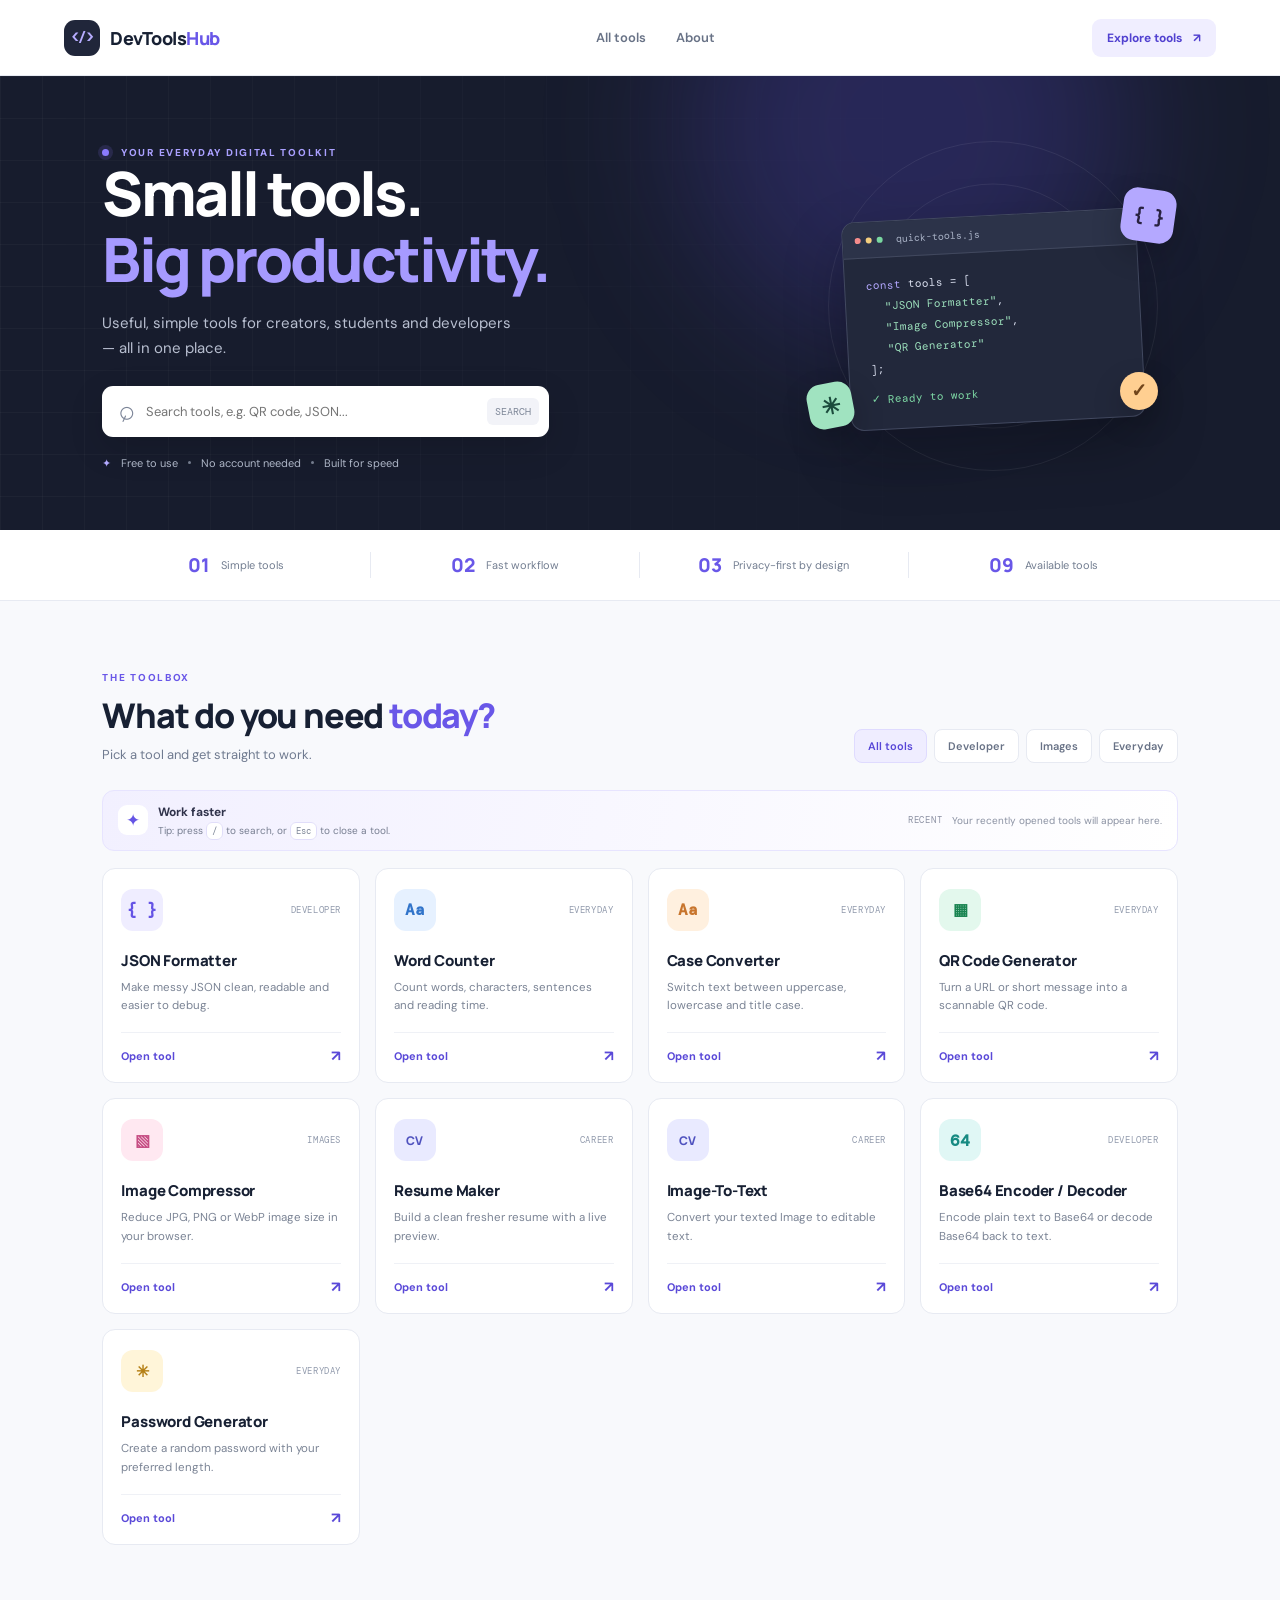
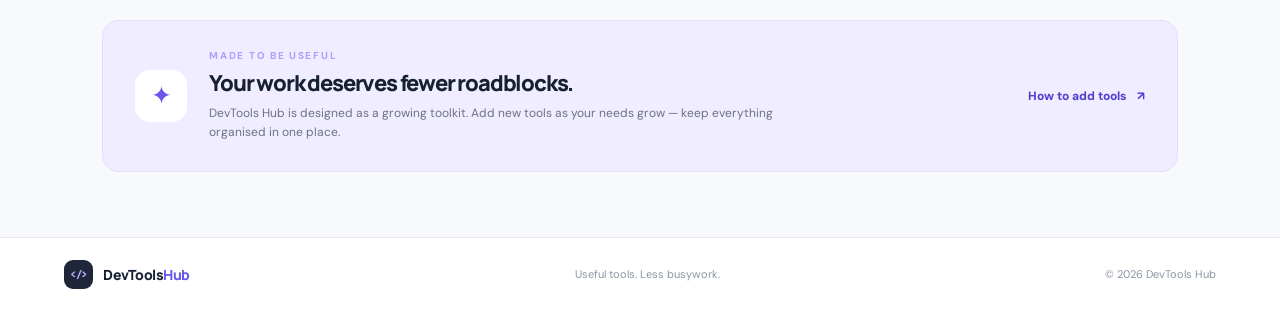
<file: index.html>
﻿<!doctype html>
<html lang="en">

<head>
  <meta name="google-site-verification" content="sGWYnYhDNDrT4Fzu4psFv4i8zuQm5zmi0JkvrX0N6yg" />
  <meta charset="utf-8">
  <meta name="viewport" content="width=device-width, initial-scale=1">
  <meta name="description" content="A growing collection of simple, free browser-based tools for everyday tasks.">
  <title>DevTools Hub — Tools for everyday work</title>
  <link rel="stylesheet" href="style.css">
</head>

<body>
  <header class="topbar">
    <a class="brand" href="#" aria-label="DevTools Hub home"><span
        class="brand-icon">&lt;/&gt;</span><span>DevTools<span class="brand-accent">Hub</span></span></a>
    <nav class="nav"><a href="#tools">All tools</a><a href="#about">About</a></nav>
    <a class="top-cta" href="#tools">Explore tools <span>↗</span></a>
  </header>

  <main>
    <section class="hero">
      <div class="hero-glow"></div>
      <div class="hero-content">
        <span class="eyebrow"><span class="pulse"></span> YOUR EVERYDAY DIGITAL TOOLKIT</span>
        <h1>Small tools.<br><span>Big productivity.</span></h1>
        <p class="hero-copy">Useful, simple tools for creators, students and developers — all in one place.</p>
        <div class="hero-search">
          <span class="search-icon">⌕</span>
          <input id="searchInput" type="search" placeholder="Search tools, e.g. QR code, JSON..."
            aria-label="Search tools">
          <kbd>SEARCH</kbd>
        </div>
        <div class="hero-meta"><span>✦</span> Free to use <i></i> No account needed <i></i> Built for speed</div>
      </div>
      <div class="hero-art" aria-hidden="true">
        <div class="orbit orbit-one"></div>
        <div class="orbit orbit-two"></div>
        <div class="art-card card-main">
          <div class="code-top"><b></b><b></b><b></b><span>quick-tools.js</span></div>
          <div class="code-lines">
            <p><i>const</i> tools = [</p>
            <p class="indent"><em>"JSON Formatter"</em>,</p>
            <p class="indent"><em>"Image Compressor"</em>,</p>
            <p class="indent"><em>"QR Generator"</em></p>
            <p>];</p>
            <p class="code-success">✓ Ready to work</p>
          </div>
        </div>
        <div class="floating-icon icon-code">{ }</div>
        <div class="floating-icon icon-spark">✳</div>
        <div class="floating-icon icon-check">✓</div>
      </div>
    </section>

    <section class="stats-strip" aria-label="Site features">
      <div><strong>01</strong><span>Simple tools</span></div>
      <div><strong>02</strong><span>Fast workflow</span></div>
      <div><strong>03</strong><span>Privacy-first by design</span></div>
      <div><strong id="toolCount">06</strong><span>Available tools</span></div>
    </section>

    <section class="tools-section" id="tools">
      <div class="section-head">
        <div>
          <p class="eyebrow dark-eyebrow">THE TOOLBOX</p>
          <h2>What do you need <span>today?</span></h2>
          <p class="section-copy">Pick a tool and get straight to work.</p>
        </div>
        <div class="category-pills" id="categoryPills"><button class="pill active" data-category="All">All
            tools</button><button class="pill" data-category="Developer">Developer</button><button class="pill"
            data-category="Images">Images</button><button class="pill" data-category="Everyday">Everyday</button></div>
      </div>
      <div class="productivity-bar">
        <div class="productivity-copy"><span class="productivity-spark">✦</span><span><strong>Work
              faster</strong><small>Tip: press <kbd>/</kbd> to search, or <kbd>Esc</kbd> to close a tool.</small></span>
        </div>
        <div class="recent-tools" id="recentTools" aria-live="polite"><span class="recent-label">RECENT</span><span
            class="recent-empty">Your recently opened tools will appear here.</span></div>
      </div>
      <div class="tool-grid" id="toolGrid">
        <article class="tool-card" tabindex="0" role="button" aria-label="Open tool: JSON Formatter"
          data-name="JSON Formatter" data-category="Developer" data-description="Format and validate JSON text.">
          <div class="tool-card-top"><span class="tool-icon purple">{ }</span><span class="tool-tag">DEVELOPER</span>
          </div>
          <h3>JSON Formatter</h3>
          <p>Make messy JSON clean, readable and easier to debug.</p><button class="tool-open" data-tool="json">Open
            tool <span>↗</span></button>
        </article>
        <article class="tool-card" tabindex="0" role="button" aria-label="Open tool: Word Counter"
          data-name="Word Counter" data-category="Everyday"
          data-description="Count words, characters and reading time.">
          <div class="tool-card-top"><span class="tool-icon blue">Aa</span><span class="tool-tag">EVERYDAY</span></div>
          <h3>Word Counter</h3>
          <p>Count words, characters, sentences and reading time.</p><button class="tool-open" data-tool="words">Open
            tool <span>↗</span></button>
        </article>
        <article class="tool-card" tabindex="0" role="button" aria-label="Open tool: Case Converter"
          data-name="Case Converter" data-category="Everyday"
          data-description="Convert text between uppercase, lowercase and title case.">
          <div class="tool-card-top"><span class="tool-icon orange">Aa</span><span class="tool-tag">EVERYDAY</span>
          </div>
          <h3>Case Converter</h3>
          <p>Switch text between uppercase, lowercase and title case.</p><button class="tool-open" data-tool="case">Open
            tool <span>↗</span></button>
        </article>
        <article class="tool-card" tabindex="0" role="button" aria-label="Open tool: QR Code Generator"
          data-name="QR Code Generator" data-category="Everyday"
          data-description="Generate a QR code from a link or text.">
          <div class="tool-card-top"><span class="tool-icon green">▦</span><span class="tool-tag">EVERYDAY</span></div>
          <h3>QR Code Generator</h3>
          <p>Turn a URL or short message into a scannable QR code.</p><button class="tool-open" data-tool="qr">Open tool
            <span>↗</span></button>
        </article>
        <article class="tool-card" tabindex="0" role="button" aria-label="Open tool: Image Compressor"
          data-name="Image Compressor" data-category="Images" data-description="Compress an image in your browser.">
          <div class="tool-card-top"><span class="tool-icon pink">▧</span><span class="tool-tag">IMAGES</span></div>
          <h3>Image Compressor</h3>
          <p>Reduce JPG, PNG or WebP image size in your browser.</p><button class="tool-open" data-tool="image">Open
            tool <span>↗</span></button>
        </article>
        <article class="tool-card" tabindex="0" role="button" aria-label="Open tool: Resume Maker"
          data-name="Resume Maker" data-category="Everyday" data-description="Create a resume and print it as PDF.">
          <div class="tool-card-top"><span class="tool-icon indigo">CV</span><span class="tool-tag">CAREER</span></div>
          <h3>Resume Maker</h3>
          <p>Build a clean fresher resume with a live preview.</p><a class="tool-open link-button"
            href="resume/index.html">Open tool <span>↗</span></a>
        </article>
        <article class="tool-card" tabindex="0" role="button" aria-label="Open tool: Image-To-Text"
          data-name="Image-To-Text" data-category="Everyday" data-description="Convert your texted Image to editable text.">
          <div class="tool-card-top"><span class="tool-icon indigo">CV</span><span class="tool-tag">CAREER</span></div>
          <h3>Image-To-Text</h3>
          <p>Convert your texted Image to editable text.</p><a class="tool-open link-button"
            href="image-to-text/index.html">Open tool <span>↗</span></a>
        </article>
        <article class="tool-card" tabindex="0" role="button" aria-label="Open tool: Base64 Encoder Decoder"
          data-name="Base64 Encoder Decoder" data-category="Developer" data-description="Encode or decode Base64 text.">
          <div class="tool-card-top"><span class="tool-icon teal">64</span><span class="tool-tag">DEVELOPER</span></div>
          <h3>Base64 Encoder / Decoder</h3>
          <p>Encode plain text to Base64 or decode Base64 back to text.</p><button class="tool-open"
            data-tool="base64">Open tool <span>↗</span></button>
        </article>
        <article class="tool-card" tabindex="0" role="button" aria-label="Open tool: Password Generator"
          data-name="Password Generator" data-category="Everyday"
          data-description="Generate a random password in your browser.">
          <div class="tool-card-top"><span class="tool-icon yellow">✳</span><span class="tool-tag">EVERYDAY</span></div>
          <h3>Password Generator</h3>
          <p>Create a random password with your preferred length.</p><button class="tool-open" data-tool="password">Open
            tool <span>↗</span></button>
        </article>
      </div>
      <div class="empty-state" id="emptyState" hidden>No tools found. Try another search.</div>
    </section>

    <script async="async" data-cfasync="false" src="https://bauval.org/21/75e5ca9331ec5691a0de3d6e026755e0"></script>
    <div id="container-75e5ca9331ec5691a0de3d6e026755e0"></div>

    <section class="callout" id="about">
      <div class="callout-icon">✦</div>
      <div>
        <p class="eyebrow">MADE TO BE USEFUL</p>
        <h2>Your work deserves fewer roadblocks.</h2>
        <p>DevTools Hub is designed as a growing toolkit. Add new tools as your needs grow — keep everything organised
          in one place.</p>
      </div><a href="README.md" class="callout-link">How to add tools <span>↗</span></a>
    </section>
  </main>
  <script async="async" data-cfasync="false" src="https://bauval.org/21/75e5ca9331ec5691a0de3d6e026755e0"></script>
  <div id="container-75e5ca9331ec5691a0de3d6e026755e0"></div>
  <footer><a class="brand footer-brand" href="#"><span class="brand-icon">&lt;/&gt;</span><span>DevTools<span
          class="brand-accent">Hub</span></span></a><span>Useful tools. Less busywork.</span><span>© <span
        id="year"></span> DevTools Hub</span></footer>

  <div class="modal-backdrop" id="toolModal" hidden>
    <section class="tool-modal" role="dialog" aria-modal="true" aria-labelledby="modalTitle">
      <div class="modal-head">
        <div>
          <p class="eyebrow dark-eyebrow">QUICK TOOL</p>
          <h2 id="modalTitle">Tool name</h2>
        </div><button class="close-modal" id="closeModal" aria-label="Close tool">×</button>
      </div>
      <div id="modalBody" class="modal-body"></div>
      <div class="modal-status" id="modalStatus" aria-live="polite"></div>
    </section>
  </div>
  <script src="script.js"></script>
</body>

</html>
</file>
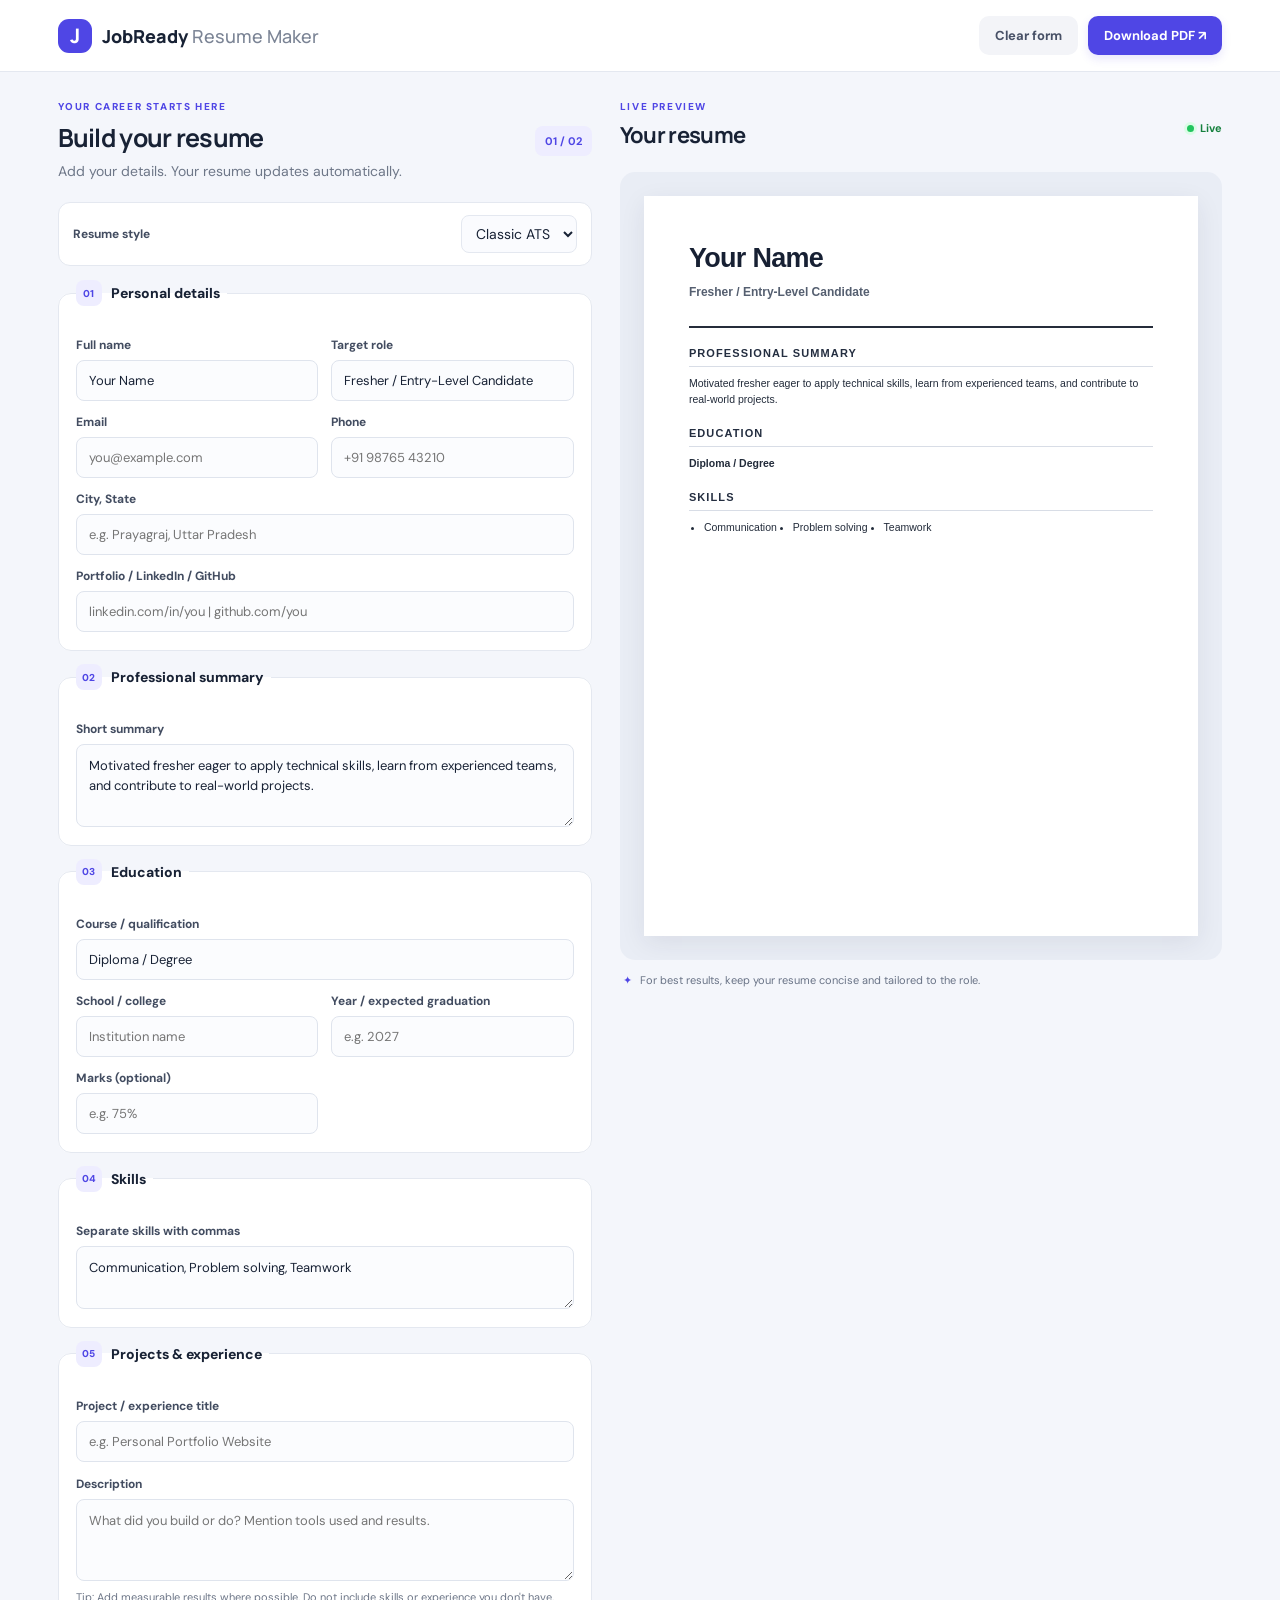
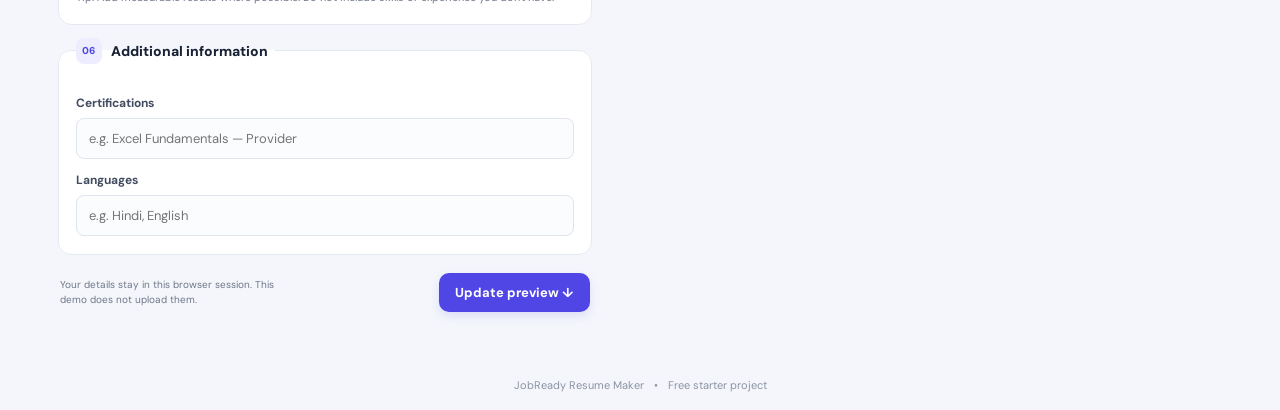
<file: resume/index.html>
<!DOCTYPE html>
<html lang="en">
<head>
  <meta charset="UTF-8" />
  <meta name="viewport" content="width=device-width, initial-scale=1.0" />
  <meta name="description" content="Create a clean, professional resume and save it as a PDF." />
  <title>JobReady — Resume Maker</title>
  <link rel="stylesheet" href="style.css" />
</head>
<body>
  <header class="topbar">
    <a class="brand" href="#"><span class="brand-mark">J</span><span>JobReady<span class="brand-light"> Resume Maker</span></span></a>
    <div class="top-actions">
      <button class="btn btn-ghost" id="clearBtn" type="button">Clear form</button>
      <button class="btn btn-primary" id="downloadBtn" type="button">Download PDF ↗</button>
    </div>
  </header>

  <main class="app-shell">
    <section class="editor-panel">
      <div class="section-heading">
        <div>
          <p class="eyebrow">YOUR CAREER STARTS HERE</p>
          <h1>Build your resume</h1>
          <p class="muted">Add your details. Your resume updates automatically.</p>
        </div>
        <span class="step-pill">01 / 02</span>
      </div>

      <div class="template-picker">
        <label for="templateSelect">Resume style</label>
        <select id="templateSelect">
          <option value="classic">Classic ATS</option>
          <option value="modern">Modern</option>
          <option value="compact">Compact</option>
        </select>
      </div>

      <form id="resumeForm">
        <fieldset>
          <legend><span class="legend-icon">01</span> Personal details</legend>
          <div class="field-grid">
            <label>Full name<input name="fullName" placeholder="e.g. Ayush Chaudhary" value="Your Name" /></label>
            <label>Target role<input name="role" placeholder="e.g. Web Developer" value="Fresher / Entry-Level Candidate" /></label>
            <label>Email<input name="email" type="email" placeholder="you@example.com" /></label>
            <label>Phone<input name="phone" type="tel" placeholder="+91 98765 43210" /></label>
            <label class="full">City, State<input name="location" placeholder="e.g. Prayagraj, Uttar Pradesh" /></label>
            <label class="full">Portfolio / LinkedIn / GitHub<input name="links" placeholder="linkedin.com/in/you | github.com/you" /></label>
          </div>
        </fieldset>

        <fieldset>
          <legend><span class="legend-icon">02</span> Professional summary</legend>
          <label>Short summary<textarea name="summary" rows="3" placeholder="Write 2–3 lines about your strengths, skills and career goal.">Motivated fresher eager to apply technical skills, learn from experienced teams, and contribute to real-world projects.</textarea></label>
        </fieldset>

        <fieldset>
          <legend><span class="legend-icon">03</span> Education</legend>
          <div class="field-grid">
            <label class="full">Course / qualification<input name="education" placeholder="e.g. Diploma in Computer Science" value="Diploma / Degree" /></label>
            <label>School / college<input name="college" placeholder="Institution name" /></label>
            <label>Year / expected graduation<input name="gradYear" placeholder="e.g. 2027" /></label>
            <label>Marks (optional)<input name="marks" placeholder="e.g. 75%" /></label>
          </div>
        </fieldset>

        <fieldset>
          <legend><span class="legend-icon">04</span> Skills</legend>
          <label>Separate skills with commas<textarea name="skills" rows="2" placeholder="HTML, CSS, JavaScript, Excel, SQL">Communication, Problem solving, Teamwork</textarea></label>
        </fieldset>

        <fieldset>
          <legend><span class="legend-icon">05</span> Projects & experience</legend>
          <label>Project / experience title<input name="projectTitle" placeholder="e.g. Personal Portfolio Website" /></label>
          <label>Description<textarea name="projectDesc" rows="3" placeholder="What did you build or do? Mention tools used and results."></textarea></label>
          <p class="field-hint">Tip: Add measurable results where possible. Do not include skills or experience you don't have.</p>
        </fieldset>

        <fieldset>
          <legend><span class="legend-icon">06</span> Additional information</legend>
          <div class="field-grid">
            <label class="full">Certifications<input name="certifications" placeholder="e.g. Excel Fundamentals — Provider" /></label>
            <label class="full">Languages<input name="languages" placeholder="e.g. Hindi, English" /></label>
          </div>
        </fieldset>
        <div class="form-footer">
          <span class="muted small">Your details stay in this browser session. This demo does not upload them.</span>
          <button class="btn btn-primary" type="button" id="previewBtn">Update preview ↓</button>
        </div>
      </form>
    </section>

    <section class="preview-panel">
      <div class="preview-heading">
        <div><p class="eyebrow">LIVE PREVIEW</p><h2>Your resume</h2></div>
        <span class="live-dot">Live</span>
      </div>
      <div class="preview-wrap">
        <article class="resume classic" id="resumePreview" aria-label="Resume preview">
          <header class="resume-header">
            <h1 id="pName">Your Name</h1>
            <p class="resume-role" id="pRole">Fresher / Entry-Level Candidate</p>
            <div class="contact-line" id="pContact"></div>
          </header>
          <section class="resume-section" id="summarySection">
            <h2>Professional Summary</h2><p id="pSummary"></p>
          </section>
          <section class="resume-section" id="educationSection">
            <h2>Education</h2>
            <div class="resume-entry"><div><strong id="pEducation">Diploma / Degree</strong><span id="pCollege"></span></div><span class="entry-date" id="pGradYear"></span></div>
            <p class="entry-detail" id="pMarks"></p>
          </section>
          <section class="resume-section" id="skillsSection">
            <h2>Skills</h2><ul class="skill-list" id="pSkills"></ul>
          </section>
          <section class="resume-section" id="projectSection">
            <h2>Projects & Experience</h2><div class="resume-entry"><strong id="pProjectTitle"></strong></div><p id="pProjectDesc"></p>
          </section>
          <section class="resume-section" id="certSection"><h2>Certifications</h2><p id="pCertifications"></p></section>
          <section class="resume-section" id="languagesSection"><h2>Languages</h2><p id="pLanguages"></p></section>
        </article>
      </div>
      <div class="preview-note"><span>✦</span><span>For best results, keep your resume concise and tailored to the role.</span></div>
    </section>
  </main>
  <footer class="site-footer">JobReady Resume Maker <span>•</span> Free starter project</footer>
  <script src="script.js"></script>
</body>
</html>
</file>
<file: style.css>
@import url('https://fonts.googleapis.com/css2?family=DM+Mono:wght@400;500&family=DM+Sans:wght@400;500;600;700&family=Manrope:wght@400;500;600;700;800&display=swap');
:root{--ink:#172033;--muted:#707b90;--purple:#6957e8;--line:#e7eaf2;--bg:#f8f9fc;--white:#fff}
*{box-sizing:border-box}html{scroll-behavior:smooth}body{margin:0;background:var(--bg);color:var(--ink);font-family:'DM Sans',sans-serif;font-size:14px}.topbar{height:76px;display:flex;align-items:center;justify-content:space-between;padding:0 max(5vw,22px);background:#fff;border-bottom:1px solid var(--line)}.brand{display:flex;align-items:center;gap:10px;text-decoration:none;color:var(--ink);font-family:Manrope,sans-serif;font-weight:800;font-size:18px;letter-spacing:-.5px}.brand-icon{width:36px;height:36px;display:grid;place-items:center;background:#20263a;color:#b7adff;border-radius:11px;font:700 13px 'DM Mono',monospace}.brand-accent{color:var(--purple)}.nav{display:flex;gap:30px}.nav a{color:#687286;text-decoration:none;font-weight:600;font-size:13px}.nav a:hover{color:var(--purple)}.top-cta{background:#f0eeff;color:#5141d0;text-decoration:none;padding:11px 15px;border-radius:9px;font-weight:700;font-size:12px}.top-cta span{margin-left:8px}.hero{position:relative;overflow:hidden;min-height:400px;background:#171c2d;color:#fff;padding:66px max(8vw,30px) 60px;display:flex;align-items:center;justify-content:space-between;gap:40px}.hero:before{content:'';position:absolute;inset:0;background-image:linear-gradient(#ffffff08 1px,transparent 1px),linear-gradient(90deg,#ffffff08 1px,transparent 1px);background-size:42px 42px;mask-image:linear-gradient(90deg,black,transparent 85%)}.hero-glow{position:absolute;width:440px;height:440px;right:12%;top:-170px;background:#6755eb38;filter:blur(70px);border-radius:50%}.hero-content{position:relative;z-index:1;max-width:570px}.eyebrow{font-size:10px;font-weight:800;letter-spacing:1.7px;margin:0 0 17px;color:#aaa0ff}.pulse{display:inline-block;width:7px;height:7px;background:#8b7bff;border-radius:50%;margin-right:8px;box-shadow:0 0 0 4px #8b7bff24}.hero h1{font:800 clamp(38px,5vw,61px)/1.08 Manrope,sans-serif;letter-spacing:-2.8px;margin:0}.hero h1 span{color:#a69aff}.hero-copy{font-size:15px;line-height:1.7;color:#b8bfd0;max-width:410px;margin:19px 0 24px}.hero-search{display:flex;align-items:center;gap:12px;background:#fff;border-radius:11px;padding:6px 10px 6px 15px;max-width:450px;box-shadow:0 12px 35px #0002}.search-icon{font-size:28px;line-height:1;color:#7b8497;transform:rotate(-20deg)}.hero-search input{border:0;outline:0;flex:1;min-width:0;padding:11px 0;font:13px 'DM Sans',sans-serif;color:var(--ink)}kbd{font:10px 'DM Mono',monospace;color:#7e8798;background:#f2f3f8;border-radius:6px;padding:7px 8px}.hero-meta{display:flex;align-items:center;gap:10px;color:#aeb6c7;font-size:11px;margin-top:19px}.hero-meta span{color:#b3aaff}.hero-meta i{height:3px;width:3px;background:#747c8d;border-radius:50%}.hero-art{position:relative;z-index:1;width:370px;height:270px;flex:0 0 370px}.orbit{position:absolute;border:1px solid #ffffff12;border-radius:50%;left:50%;top:50%;transform:translate(-50%,-50%)}.orbit-one{width:330px;height:330px}.orbit-two{width:245px;height:245px}.art-card{position:absolute;left:38px;top:44px;width:295px;background:#22283b;border:1px solid #424960;border-radius:13px;box-shadow:0 25px 60px #0004;overflow:hidden;transform:rotate(-3deg)}.code-top{height:36px;background:#2c3349;border-bottom:1px solid #41485e;display:flex;align-items:center;gap:5px;padding:0 12px}.code-top b{width:6px;height:6px;border-radius:50%;background:#777f98}.code-top b:first-child{background:#f48b8b}.code-top b:nth-child(2){background:#f4ce7e}.code-top b:nth-child(3){background:#79d7a0}.code-top span{font:10px 'DM Mono',monospace;color:#aab3c7;margin-left:8px}.code-lines{padding:17px 21px 19px;font:11px/1.9 'DM Mono',monospace;color:#dbe0f0}.code-lines p{margin:0}.code-lines i{color:#b4a8ff;font-style:normal}.code-lines em{color:#9de1bd;font-style:normal}.code-lines .indent{padding-left:18px}.code-success{margin-top:10px!important;color:#7ed9a5}.floating-icon{position:absolute;display:grid;place-items:center;border-radius:14px;box-shadow:0 12px 30px #0003;font-weight:800}.icon-code{top:18px;right:3px;width:53px;height:53px;background:#b4a8ff;color:#28213f;font:700 17px 'DM Mono',monospace;transform:rotate(8deg)}.icon-spark{bottom:13px;left:0;width:45px;height:45px;background:#a0e3c0;color:#1b4b3c;font-size:23px;transform:rotate(-11deg)}.icon-check{bottom:31px;right:20px;width:38px;height:38px;background:#ffcf91;color:#71451b;font-size:19px;border-radius:50%}.stats-strip{display:grid;grid-template-columns:repeat(4,1fr);padding:22px max(8vw,30px);background:#fff;border-bottom:1px solid var(--line)}.stats-strip>div{display:flex;align-items:center;justify-content:center;gap:11px;border-right:1px solid var(--line)}.stats-strip>div:last-child{border:0}.stats-strip strong{font:800 19px Manrope,sans-serif;color:var(--purple)}.stats-strip span{font-size:11px;color:#737e91}.tools-section{padding:70px max(8vw,30px) 75px;max-width:1600px;margin:auto}.section-head{display:flex;justify-content:space-between;align-items:flex-end;gap:25px;margin-bottom:27px}.dark-eyebrow{color:var(--purple);margin-bottom:11px}.section-head h2,.callout h2{font:800 clamp(25px,3vw,34px)/1.2 Manrope,sans-serif;letter-spacing:-1.2px;margin:0}.section-head h2 span{color:var(--purple)}.section-copy{color:var(--muted);margin:10px 0 0;font-size:13px}.category-pills{display:flex;flex-wrap:wrap;gap:7px}.pill{background:#fff;border:1px solid var(--line);color:#687286;padding:9px 13px;border-radius:8px;font:600 11px 'DM Sans',sans-serif;cursor:pointer}.pill:hover,.pill.active{background:#efedff;border-color:#dfdbff;color:#5746d7}.tool-grid{display:grid;grid-template-columns:repeat(4,minmax(0,1fr));gap:15px}.tool-card{background:#fff;border:1px solid var(--line);border-radius:13px;padding:20px 18px 16px;min-height:205px;display:flex;flex-direction:column;transition:transform .2s,border-color .2s,box-shadow .2s}.tool-card:hover{transform:translateY(-3px);border-color:#d4ceff;box-shadow:0 14px 32px #25234b0b}.tool-card[hidden]{display:none}.tool-card-top{display:flex;justify-content:space-between;align-items:center;margin-bottom:19px}.tool-icon{width:42px;height:42px;display:grid;place-items:center;border-radius:12px;font:800 16px 'DM Mono',monospace}.purple{background:#efedff;color:#6554e5}.blue{background:#e6f1ff;color:#3174ca}.orange{background:#fff0df;color:#c8752d}.green{background:#e3f8ed;color:#198451}.pink{background:#ffe8f1;color:#c64d83}.indigo{background:#e9eaff;color:#4f52bf;font:800 12px Manrope,sans-serif}.teal{background:#e0f7f5;color:#178a82}.yellow{background:#fff5d9;color:#b58016}.tool-tag{font:9px 'DM Mono',monospace;letter-spacing:.6px;color:#929bad}.tool-card h3{font:800 15px Manrope,sans-serif;margin:0 0 8px;letter-spacing:-.2px}.tool-card p{font-size:11.5px;line-height:1.6;color:#7b8495;margin:0 0 17px}.tool-open{display:flex;justify-content:space-between;align-items:center;text-align:left;width:100%;margin-top:auto;background:transparent;border:0;border-top:1px solid #eff1f6;padding:13px 0 0;color:#5a49d8;font:700 11px 'DM Sans',sans-serif;cursor:pointer;text-decoration:none}.tool-open span{font-size:15px}.link-button{box-sizing:border-box}.empty-state{padding:40px;text-align:center;color:var(--muted);background:#fff;border:1px dashed var(--line);border-radius:12px}.callout{margin:0 max(8vw,30px) 65px;background:#efedff;border:1px solid #e2deff;border-radius:17px;padding:28px 32px;display:flex;align-items:center;gap:22px}.callout-icon{flex:0 0 52px;width:52px;height:52px;border-radius:15px;background:#fff;display:grid;place-items:center;color:var(--purple);font-size:25px}.callout>div:nth-child(2){flex:1}.callout .eyebrow{margin-bottom:8px}.callout h2{font-size:22px}.callout p:last-child{font-size:12px;color:#6d7188;line-height:1.6;margin:8px 0 0;max-width:600px}.callout-link{white-space:nowrap;text-decoration:none;color:#5140d0;font-weight:800;font-size:12px}.callout-link span{margin-left:8px}footer{background:#fff;border-top:1px solid var(--line);padding:22px max(5vw,22px);display:flex;align-items:center;justify-content:space-between;gap:20px;color:#8b94a5;font-size:11px}.footer-brand{font-size:14px}.footer-brand .brand-icon{width:29px;height:29px;border-radius:9px;font-size:10px}.modal-backdrop{position:fixed;inset:0;background:#11182ac9;z-index:20;display:grid;place-items:center;padding:20px;backdrop-filter:blur(5px)}.modal-backdrop[hidden]{display:none}.tool-modal{width:min(620px,100%);max-height:90vh;overflow:auto;background:#fff;border-radius:17px;padding:25px;box-shadow:0 25px 100px #0004}.modal-head{display:flex;justify-content:space-between;align-items:flex-start;border-bottom:1px solid var(--line);padding-bottom:17px}.modal-head .eyebrow{margin-bottom:7px}.modal-head h2{font:800 24px Manrope,sans-serif;margin:0;letter-spacing:-.7px}.close-modal{width:34px;height:34px;border:0;border-radius:9px;background:#f1f2f7;color:#50596c;font-size:25px;cursor:pointer}.modal-body{padding-top:18px}.modal-body label{display:block;font-weight:700;font-size:12px;color:#4c566a;margin-bottom:8px}.modal-body textarea,.modal-body input[type=text],.modal-body input[type=number]{width:100%;border:1px solid #dce1eb;border-radius:9px;padding:12px;font:13px 'DM Sans',sans-serif;outline:none;resize:vertical;margin-bottom:12px}.modal-body textarea:focus,.modal-body input:focus{border-color:#9b90ff;box-shadow:0 0 0 3px #6957e818}.tool-actions{display:flex;flex-wrap:wrap;gap:8px;margin:8px 0 12px}.action-btn{border:0;background:var(--purple);color:#fff;border-radius:8px;padding:10px 13px;font:700 12px 'DM Sans',sans-serif;cursor:pointer}.action-btn.secondary{background:#f0efff;color:#5141d0}.result-box{background:#f7f8fc;border:1px solid var(--line);border-radius:9px;padding:12px;min-height:44px;white-space:pre-wrap;overflow-wrap:anywhere;font:12px/1.6 'DM Mono',monospace;color:#30394c}.tool-stats{display:flex;flex-wrap:wrap;gap:9px;margin:12px 0}.tool-stat{background:#f1efff;color:#5345c9;border-radius:8px;padding:8px 10px;font-size:11px}.modal-status{min-height:18px;color:#5a49d8;font-size:12px;margin-top:10px}.qr-result{display:flex;justify-content:center;padding:15px}.qr-result img{max-width:220px;width:100%;image-rendering:auto}.file-input{display:block;margin:12px 0}.range-row{display:flex;align-items:center;gap:12px;margin:12px 0}.range-row input{flex:1}.muted-note{font-size:11px;color:#7b8495;line-height:1.6}
@media(max-width:1100px){.tool-grid{grid-template-columns:repeat(3,minmax(0,1fr))}.hero{padding-left:6vw;padding-right:6vw}.hero-art{transform:scale(.9);transform-origin:right center;flex-basis:330px;width:330px}.tools-section{padding-left:6vw;padding-right:6vw}.stats-strip{padding-left:5vw;padding-right:5vw}}
@media(max-width:780px){.hero{padding:52px 25px;min-height:360px}.hero-art{display:none}.section-head{align-items:flex-start;flex-direction:column}.tool-grid{grid-template-columns:repeat(2,minmax(0,1fr))}.stats-strip{grid-template-columns:repeat(2,1fr);gap:17px}.stats-strip>div{justify-content:flex-start;border:0;padding-left:10%}.callout{margin-left:20px;margin-right:20px;flex-wrap:wrap;padding:24px}.callout-link{margin-left:74px}footer{flex-wrap:wrap}.nav{gap:15px}}
@media(max-width:480px){.topbar{padding:0 14px;height:65px}.brand{font-size:15px}.brand-icon{width:31px;height:31px}.nav{display:none}.top-cta{padding:10px;font-size:11px}.hero{padding:45px 19px}.hero h1{letter-spacing:-1.7px}.hero-meta{flex-wrap:wrap;line-height:1.8}.tools-section{padding:48px 15px}.tool-grid{gap:10px}.tool-card{padding:15px 13px;min-height:212px}.tool-card h3{font-size:13px}.tool-card p{font-size:11px}.tool-tag{font-size:8px}.tool-icon{width:37px;height:37px}.category-pills{gap:5px}.pill{padding:8px 9px;font-size:10px}.callout{margin:0 14px 40px;gap:13px;padding:20px}.callout-icon{width:42px;height:42px;flex-basis:42px}.callout h2{font-size:19px}.callout-link{margin-left:55px}.tool-modal{padding:19px}.stats-strip>div{padding-left:3%;gap:8px}.stats-strip strong{font-size:17px}.stats-strip span{font-size:10px}}

/* Productivity upgrades: full-card interaction, recent tools and keyboard tips */
.tool-card{cursor:pointer;position:relative}
.tool-card:focus-visible{outline:3px solid #9c91ff;outline-offset:3px}
.tool-card:active{transform:translateY(-1px) scale(.998)}
.productivity-bar{display:flex;align-items:center;justify-content:space-between;gap:18px;padding:13px 15px;margin-bottom:17px;border:1px solid #e7e4ff;background:linear-gradient(100deg,#f2f0ff,#fff);border-radius:12px}
.productivity-copy{display:flex;align-items:center;gap:10px;min-width:230px}
.productivity-spark{width:30px;height:30px;display:grid;place-items:center;border-radius:9px;background:#fff;color:#6554e5;font-size:17px}
.productivity-copy strong{display:block;font-size:12px;color:#30334b}
.productivity-copy small{display:block;font-size:10px;color:#777e91;margin-top:4px}
.productivity-copy kbd{padding:2px 5px;font-size:9px;background:#fff;border:1px solid #e1defa}
.recent-tools{display:flex;align-items:center;justify-content:flex-end;gap:6px;flex-wrap:wrap}
.recent-label{font:9px 'DM Mono',monospace;color:#8c91a3;letter-spacing:.8px;margin-right:3px}
.recent-empty{font-size:10px;color:#8a91a2}
.recent-chip{border:1px solid #e0dcff;background:#fff;color:#5748cf;border-radius:7px;padding:6px 8px;font:600 10px 'DM Sans',sans-serif;cursor:pointer}
.recent-chip:hover{background:#efedff}
@media(max-width:780px){.productivity-bar{align-items:flex-start;flex-direction:column}.recent-tools{justify-content:flex-start}.productivity-copy{min-width:0}}
</file>
<file: resume/style.css>
@import url('https://fonts.googleapis.com/css2?family=DM+Sans:wght@400;500;600;700&family=Manrope:wght@400;500;600;700;800&display=swap');
:root{--bg:#f4f6fb;--panel:#fff;--ink:#182235;--muted:#6e7788;--line:#e4e8f0;--primary:#4f46e5;--primary-dark:#3f36c8;--soft:#eeedff;--green:#15803d}
*{box-sizing:border-box}body{margin:0;background:var(--bg);color:var(--ink);font-family:'DM Sans',Arial,sans-serif;font-size:14px}.topbar{height:72px;background:#fff;border-bottom:1px solid var(--line);display:flex;align-items:center;justify-content:space-between;padding:0 4.5%;position:sticky;top:0;z-index:5}.brand{display:flex;align-items:center;gap:10px;color:var(--ink);text-decoration:none;font-family:Manrope,sans-serif;font-weight:800;font-size:18px}.brand-mark{height:34px;width:34px;display:grid;place-items:center;background:var(--primary);color:#fff;border-radius:11px;font-size:20px}.brand-light{font-weight:500;color:#7b8495}.top-actions{display:flex;gap:10px}.btn{border:0;border-radius:10px;padding:11px 16px;font-weight:700;font-family:inherit;font-size:13px;cursor:pointer;transition:.18s}.btn-primary{background:var(--primary);color:#fff;box-shadow:0 4px 10px #4f46e522}.btn-primary:hover{background:var(--primary-dark);transform:translateY(-1px)}.btn-ghost{background:#f3f4f8;color:#475066}.app-shell{max-width:1500px;margin:0 auto;padding:28px 4.5%;display:grid;grid-template-columns:minmax(390px, .94fr) minmax(440px,1.06fr);gap:28px;align-items:start}.editor-panel,.preview-panel{min-width:0}.section-heading,.preview-heading{display:flex;justify-content:space-between;align-items:center;margin-bottom:20px}.eyebrow{font-size:10px;font-weight:800;letter-spacing:1.6px;color:var(--primary);margin:0 0 7px}.section-heading h1,.preview-heading h2{font-family:Manrope,sans-serif;font-size:25px;letter-spacing:-.7px;margin:0 0 6px}.muted{color:var(--muted);margin:0;line-height:1.5}.step-pill{font-size:11px;font-weight:700;background:var(--soft);color:var(--primary);padding:8px 10px;border-radius:8px}.template-picker{display:flex;align-items:center;justify-content:space-between;background:#fff;border:1px solid var(--line);padding:12px 14px;border-radius:12px;margin-bottom:14px}.template-picker label{font-weight:700}.template-picker select{border:1px solid var(--line);background:#fafbfe;border-radius:8px;padding:8px 10px;color:var(--ink);font:inherit;max-width:55%}form fieldset{background:#fff;border:1px solid var(--line);border-radius:13px;padding:17px 17px 18px;margin:0 0 13px;min-width:0}legend{font-size:14px;font-weight:800;padding:0 7px 0 0;display:flex;align-items:center;gap:9px}.legend-icon{display:inline-grid;place-items:center;width:26px;height:26px;border-radius:8px;background:var(--soft);color:var(--primary);font-size:10px;font-weight:800}label{display:flex;flex-direction:column;gap:7px;font-size:12px;font-weight:700;color:#424c60;min-width:0}input,textarea{font:400 13px 'DM Sans',sans-serif;color:var(--ink);border:1px solid #dfe4ed;border-radius:8px;background:#fbfcfe;padding:11px 12px;outline:none;width:100%;min-width:0;transition:border .15s,box-shadow .15s}input:focus,textarea:focus{border-color:#8b85f5;box-shadow:0 0 0 3px #4f46e514}textarea{resize:vertical;line-height:1.5}.field-grid{display:grid;grid-template-columns:1fr 1fr;gap:13px;margin-top:14px}.field-grid .full{grid-column:1/-1}fieldset>label{margin-top:14px}.field-hint{font-size:11px;line-height:1.5;color:var(--muted);margin:8px 0 0}.form-footer{display:flex;align-items:center;justify-content:space-between;gap:12px;padding:5px 2px 20px}.small{font-size:10px;max-width:230px}.preview-panel{position:sticky;top:96px}.preview-heading{margin-bottom:16px}.preview-heading h2{font-size:22px}.live-dot{font-size:11px;color:var(--green);font-weight:700;display:flex;align-items:center;gap:6px}.live-dot:before{content:'';width:7px;height:7px;border-radius:50%;background:#22c55e;box-shadow:0 0 0 3px #dcfce7}.preview-wrap{padding:24px;background:#e9edf5;border-radius:15px;min-height:600px;display:flex;justify-content:center;align-items:flex-start;overflow:auto}.resume{background:#fff;width:100%;max-width:640px;min-height:740px;padding:42px 45px;box-shadow:0 7px 24px #202b4214;color:#222b3a;font-family:Arial,sans-serif;font-size:10.5px;line-height:1.5;overflow-wrap:anywhere}.resume-header{padding-bottom:17px;border-bottom:2px solid #252c3a}.resume-header h1{font-family:Arial,sans-serif;font-size:27px;letter-spacing:-.7px;margin:0 0 4px;color:#172033}.resume-role{font-size:12px;font-weight:700;color:#555f70;margin:0 0 8px}.contact-line{display:flex;flex-wrap:wrap;gap:5px 12px;font-size:9px;color:#596273}.resume-section{margin-top:17px}.resume-section h2{font-size:11px;text-transform:uppercase;letter-spacing:1.1px;border-bottom:1px solid #d8dde6;padding-bottom:5px;margin:0 0 9px;color:#242e40}.resume-section p{margin:0;white-space:pre-line}.resume-entry{display:flex;justify-content:space-between;gap:12px;align-items:baseline}.resume-entry strong{font-size:10.5px}.resume-entry span{display:block;color:#596273}.entry-date{white-space:nowrap;font-size:9px}.entry-detail{margin-top:3px!important;color:#596273}.skill-list{display:flex;flex-wrap:wrap;gap:5px 14px;margin:0;padding-left:15px}.skill-list li{padding-right:2px}.preview-note{display:flex;gap:8px;align-items:flex-start;font-size:11px;color:#697386;padding:13px 3px}.preview-note span:first-child{color:var(--primary)}.site-footer{text-align:center;padding:18px;color:#8b93a3;font-size:11px}.site-footer span{padding:0 7px}.resume.modern .resume-header{border-bottom:0;border-left:4px solid var(--primary);padding:2px 0 14px 14px}.resume.modern .resume-section h2{color:var(--primary);border-bottom-color:#c8c5ff}.resume.modern .resume-header h1{color:var(--primary)}.resume.compact{padding:30px 36px;font-size:9.5px}.resume.compact .resume-header h1{font-size:23px}.resume.compact .resume-section{margin-top:11px}.resume.compact .resume-section h2{margin-bottom:6px}.resume.compact .contact-line{gap:3px 9px}
@media(max-width:1050px){.app-shell{grid-template-columns:1fr;max-width:800px}.preview-panel{position:static}.preview-wrap{min-height:auto}.resume{max-width:600px}.topbar{padding:0 20px}}@media(max-width:600px){.topbar{height:auto;min-height:65px;padding:12px 15px;gap:10px;align-items:flex-start}.brand{font-size:14px}.brand-mark{width:30px;height:30px}.brand-light{display:none}.top-actions{gap:6px}.btn{padding:10px;font-size:11px}.app-shell{padding:22px 14px;gap:18px}.section-heading h1{font-size:22px}.field-grid{grid-template-columns:1fr}.field-grid .full{grid-column:auto}form fieldset{padding:15px 13px}.form-footer{align-items:flex-start;flex-direction:column}.preview-wrap{padding:10px}.resume{padding:26px 22px;min-height:650px}.resume-header h1{font-size:23px}.entry-date{font-size:8px}}
@media print{body{background:#fff}.topbar,.editor-panel,.preview-heading,.preview-note,.site-footer{display:none!important}.app-shell{display:block;padding:0;margin:0;max-width:none}.preview-panel{position:static}.preview-wrap{display:block;padding:0;background:#fff;overflow:visible}.resume{width:100%;max-width:none;min-height:0;box-shadow:none;padding:12mm 13mm;font-size:10pt}.resume-section{break-inside:avoid}.resume-header h1{font-size:25pt}.resume-section h2{font-size:10pt}@page{size:A4;margin:0}}
</file>
